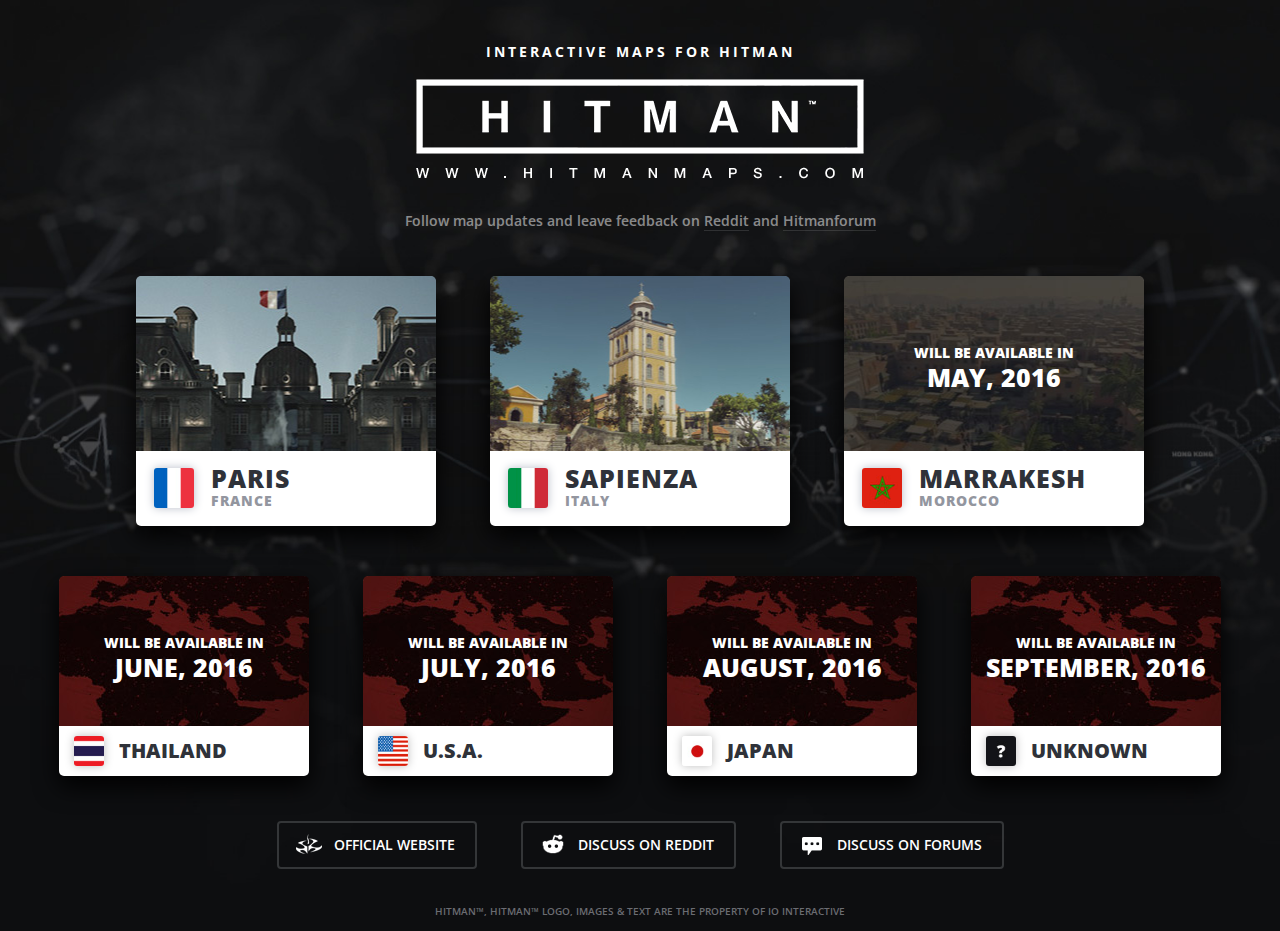
<file: index.html>
<!doctype html>
<html lang="en">

<head>

	<title>Hitman Interactive Maps</title>

	<meta charset="utf-8">
	<meta name="description" content="Hitman Interactive Maps">
	<meta name="keywords" content="Hitman, hitman map, hitman interactive map">
    <meta name="viewport" content="width=device-width, initial-scale=0.75" />

	<link rel="shortcut icon" href="favicon.ico" type="image/x-icon">
	<link type="text/css" rel="stylesheet" href="styles/index.css">

	<script src="http://code.jquery.com/jquery-1.12.0.min.js"></script>
	
	<script>
		(function(i,s,o,g,r,a,m){i['GoogleAnalyticsObject']=r;i[r]=i[r]||function(){
		(i[r].q=i[r].q||[]).push(arguments)},i[r].l=1*new Date();a=s.createElement(o),
		m=s.getElementsByTagName(o)[0];a.async=1;a.src=g;m.parentNode.insertBefore(a,m)
		})(window,document,'script','https://www.google-analytics.com/analytics.js','ga');

		ga('create', 'UA-76169796-1', 'auto');
		ga('send', 'pageview');
	</script>

</head>

<body id="main-page">

	<header id="main-header">
		<div id="main-title">Interactive maps for Hitman</div>
		<img id="main-logo" src="img/main_logo.png">		
		<div id="main-menu">
			Follow map updates and leave feedback on <a href="https://www.reddit.com/r/HiTMAN/comments/4eaaid">Reddit</a> and <a href="http://www.hitmanforum.com/t/i-made-an-interactive-map-of-hitman-paris-level/6106">Hitmanforum</a>
		</div>
	</header>

	<div id="main-missions">

		<a href="map_paris.html" id="mission-paris" class="mission-block">
			<div class="mission-image"></div>
			<h1>Paris</h1>
			<h2>France</h2>
			<img class="mission-flag" src="img/locations/flag_france.jpg">
		</a>

		<a href="sapienza/default.htm" id="mission-sapienza" class="mission-block">
			<div class="mission-image"></div>
			<h1>Sapienza</h1>
			<h2>Italy</h2>
			<img class="mission-flag" src="img/locations/flag_italy.jpg">
		</a>

		<a id="mission-marocco" class="mission-block inactive">
			<div class="mission-image">
				<span class="mission-placeholder">
					Will be available in<br>
					<span>May, 2016</span>
				</span>
			</div>
			<h1>Marrakesh</h1>
			<h2>Morocco</h2>
			<img class="mission-flag" src="img/locations/flag_marocco.jpg">	
		</a>

	</div>

	<div id="main-missions-small">

		<a id="mission-thailand" class="mission-block-small">
			<div class="mission-image">
				<span class="mission-placeholder">
					Will be available in<br>
					<span>June, 2016</span>
				</span>
			</div>
			<h1>Thailand</h1>
			<img class="mission-flag" src="img/locations/flag_thailand.jpg">
		</a>

		<a id="mission-usa" class="mission-block-small">
			<div class="mission-image">
				<span class="mission-placeholder">
					Will be available in<br>
					<span>July, 2016</span>
				</span>
			</div>
			<h1>U.S.A.</h1>
			<img class="mission-flag" src="img/locations/flag_usa.jpg">			
		</a>

		<a id="mission-japan" class="mission-block-small">
			<div class="mission-image">
				<span class="mission-placeholder">
					Will be available in<br>
					<span>August, 2016</span>
				</span>
			</div>
			<h1>Japan</h1>
			<img class="mission-flag" src="img/locations/flag_japan.jpg">		
		</a>

		<a id="mission-unknown" class="mission-block-small">
			<div class="mission-image">
				<span class="mission-placeholder">
					Will be available in<br>
					<span>September, 2016</span>
				</span>
			</div>
			<h1>Unknown</h1>
			<img class="mission-flag" src="img/locations/flag_unknown.jpg">		
		</a>

	</div>

	<div id="footer-links">

		<a href="https://hitman.com/" id="link-site">Official Website</a>
		<a href="https://www.reddit.com/r/HiTMAN/" id="link-reddit">Discuss on Reddit</a>
		<a href="http://www.hitmanforum.com/" id="link-hf">Discuss on Forums</a>

		<div id="footer-text">
			Hitman&trade;, Hitman&trade; logo, images & text are the property of IO Interactive
		</div>

	</div>

	<script type="text/javascript">
		// Mainpage Overlay
		$("#mission-training").click(function() {
			$("#training-missions").fadeIn();
		});

		$("#training-missions").click(function() {
			$(this).fadeOut();
		});
	</script>
	
</body>
</html>
</file>
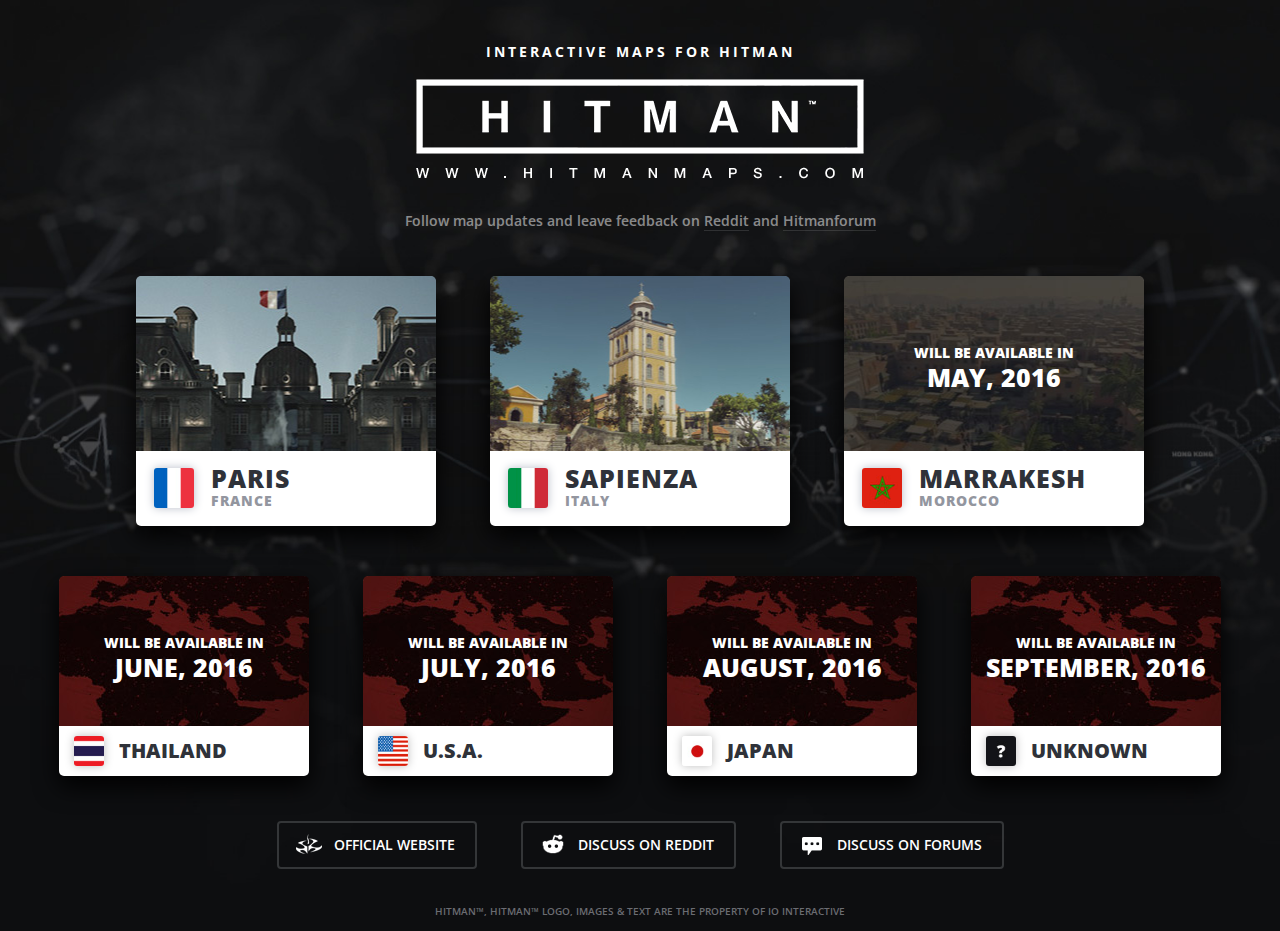
<file: default.htm>
<!doctype html>
<html lang="en">

<head>

	<title>Hitman Interactive Maps</title>

	<meta charset="utf-8">
	<meta name="description" content="Hitman Interactive Maps">
	<meta name="keywords" content="Hitman, hitman map, hitman interactive map">
    <meta name="viewport" content="width=device-width, initial-scale=0.75" />

	<link rel="shortcut icon" href="favicon.ico" type="image/x-icon">
	<link type="text/css" rel="stylesheet" href="styles/main.css">

	<script src="http://code.jquery.com/jquery-1.12.0.min.js"></script>
	
	<script>
		(function(i,s,o,g,r,a,m){i['GoogleAnalyticsObject']=r;i[r]=i[r]||function(){
		(i[r].q=i[r].q||[]).push(arguments)},i[r].l=1*new Date();a=s.createElement(o),
		m=s.getElementsByTagName(o)[0];a.async=1;a.src=g;m.parentNode.insertBefore(a,m)
		})(window,document,'script','https://www.google-analytics.com/analytics.js','ga');

		ga('create', 'UA-76169796-1', 'auto');
		ga('send', 'pageview');
	</script>

</head>

<body id="main-page">

	<header id="main-header">
		<div id="main-title">Interactive maps for Hitman</div>
		<img id="main-logo" src="img/main_logo.png">		
		<div id="main-menu">
			Follow map updates and leave feedback on <a href="https://www.reddit.com/r/HiTMAN/comments/4eaaid">Reddit</a> and <a href="http://www.hitmanforum.com/t/i-made-an-interactive-map-of-hitman-paris-level/6106">Hitmanforum</a>
		</div>
	</header>

	<div id="main-missions">

		<a href="paris.htm" id="mission-paris" class="mission-block">
			<div class="mission-image"></div>
			<h1>Paris</h1>
			<h2>France</h2>
			<img class="mission-flag" src="img/locations/flag_france.jpg">
		</a>

		<a href="sapienza/default.htm" id="mission-sapienza" class="mission-block">
			<div class="mission-image"></div>
			<h1>Sapienza</h1>
			<h2>Italy</h2>
			<img class="mission-flag" src="img/locations/flag_italy.jpg">
		</a>

		<a id="mission-marocco" class="mission-block inactive">
			<div class="mission-image">
				<span class="mission-placeholder">
					Will be available in<br>
					<span>May, 2016</span>
				</span>
			</div>
			<h1>Marrakesh</h1>
			<h2>Morocco</h2>
			<img class="mission-flag" src="img/locations/flag_marocco.jpg">	
		</a>

	</div>

	<div id="main-missions-small">

		<a id="mission-thailand" class="mission-block-small">
			<div class="mission-image">
				<span class="mission-placeholder">
					Will be available in<br>
					<span>June, 2016</span>
				</span>
			</div>
			<h1>Thailand</h1>
			<img class="mission-flag" src="img/locations/flag_thailand.jpg">
		</a>

		<a id="mission-usa" class="mission-block-small">
			<div class="mission-image">
				<span class="mission-placeholder">
					Will be available in<br>
					<span>July, 2016</span>
				</span>
			</div>
			<h1>U.S.A.</h1>
			<img class="mission-flag" src="img/locations/flag_usa.jpg">			
		</a>

		<a id="mission-japan" class="mission-block-small">
			<div class="mission-image">
				<span class="mission-placeholder">
					Will be available in<br>
					<span>August, 2016</span>
				</span>
			</div>
			<h1>Japan</h1>
			<img class="mission-flag" src="img/locations/flag_japan.jpg">		
		</a>

		<a id="mission-unknown" class="mission-block-small">
			<div class="mission-image">
				<span class="mission-placeholder">
					Will be available in<br>
					<span>September, 2016</span>
				</span>
			</div>
			<h1>Unknown</h1>
			<img class="mission-flag" src="img/locations/flag_unknown.jpg">		
		</a>

	</div>

	<div id="footer-links">

		<a href="https://hitman.com/" id="link-site">Official Website</a>
		<a href="https://www.reddit.com/r/HiTMAN/" id="link-reddit">Discuss on Reddit</a>
		<a href="http://www.hitmanforum.com/" id="link-hf">Discuss on Forums</a>

		<div id="footer-text">
			Hitman&trade;, Hitman&trade; logo, images & text are the property of IO Interactive
		</div>

	</div>

	<script type="text/javascript">
		// Mainpage Overlay
		$("#mission-training").click(function() {
			$("#training-missions").fadeIn();
		});

		$("#training-missions").click(function() {
			$(this).fadeOut();
		});
	</script>
	
</body>
</html>
</file>
<file: styles/index.css>
@import "//fonts.googleapis.com/css?family=Open+Sans:400,300,600,700,800|Open+Sans+Condensed:300,300italic,700&subset=latin,cyrillic";
html,
body,
div,
span,
applet,
object,
iframe,
h1,
h2,
h3,
h4,
h5,
h6,
p,
blockquote,
pre,
a,
abbr,
acronym,
address,
big,
cite,
code,
del,
dfn,
em,
img,
ins,
kbd,
q,
s,
samp,
small,
strike,
strong,
sub,
sup,
tt,
var,
b,
u,
i,
center,
dl,
dt,
dd,
ol,
ul,
li,
fieldset,
form,
label,
legend,
table,
caption,
tbody,
tfoot,
thead,
tr,
th,
td,
article,
aside,
canvas,
details,
embed,
figure,
figcaption,
footer,
header,
hgroup,
menu,
nav,
output,
ruby,
section,
summary,
time,
mark,
audio,
video {
    border: 0;
    font-size: 100%;
    font: inherit;
    vertical-align: baseline;
    margin: 0;
    padding: 0
}
article,
aside,
details,
figcaption,
figure,
footer,
header,
hgroup,
menu,
nav,
section {
    display: block
}
body {
    line-height: 1
}
ol,
ul {
    list-style: none
}
blockquote,
q {
    quotes: none
}
blockquote:before,
blockquote:after,
q:before,
q:after {
    content: none
}
table {
    border-collapse: collapse;
    border-spacing: 0
}
html {
    height: 100%
}
body {
    width: 100%;
    height: auto;
    margin: 0;
    padding: 0;
    background: #222427;
    font-family: open sans, Trbuchet MS, Verdana, Arial, sans-serif;
    text-align: center
}
a {
    color: #fff;
    text-decoration: none
}
#page-404 {
    background: url(../img/main_bg.jpg) no-repeat center #0d0e10;
    background-size: cover
}
#page-404-content {
    margin-top: 20%;
    text-transform: uppercase
}
#page-404-content h1,
#page-404-content h2 {
    color: #fff;
    font-weight: 800;
    letter-spacing: 2px
}
#page-404-content h1 {
    font-size: 75px;
    margin-bottom: 30px
}
#page-404-content h2 {
    font-size: 20px;
    margin: 40px 0 20px
}
#page-404-content span {
    display: inline-block;
    width: 55px;
    height: 4px;
    background: #be2f2f
}
#page-404-content a {
    font-size: 14px;
    color: #fff;
    font-weight: 600;
    line-height: 20px;
    border-bottom: 1px solid rgba(255, 255, 255, 0.25);
    opacity: .5;
    transition: all ease .25s
}
#page-404-content a:hover {
    border-bottom: 1px solid rgba(255, 255, 255, 1);
    opacity: 1
}
#main-page {
    background: url(../img/main_bg.jpg) no-repeat center #0d0e10;
    background-size: cover
}
#main-header {
    margin: 45px auto 20px;
    max-width: 650px;
    text-align: center
}
#main-logo {
    width: 100%;
    max-width: 450px
}
#main-title {
    margin-bottom: 20px;
    font-size: 14px;
    color: #fff;
    font-weight: 700;
    text-transform: uppercase;
    letter-spacing: 3px
}
#main-menu {
    margin-top: 30px;
    font-size: 14px;
    color: #fff;
    font-weight: 600;
    line-height: 20px;
    opacity: .5;
    transition: all ease .25s
}
#main-menu:hover {
    opacity: .75
}
#main-menu a {
    border-bottom: 1px solid rgba(255, 255, 255, 0.25);
    transition: all ease .25s
}
#main-menu a:hover {
    border-bottom: 1px solid rgba(255, 255, 255, 1)
}
#main-missions,
#main-missions-small {
    text-align: center
}
.mission-block,
.mission-block-small {
    position: relative;
    display: inline-block;
    margin: 25px;
    width: 300px;
    height: 250px;
    background: #fff;
    border-radius: 5px;
    border-top-left-radius: 7px;
    border-top-right-radius: 7px;
    box-shadow: 0 10px 25px #000;
    text-align: left;
    transition: all ease .25s;
    cursor: pointer
}
.mission-block .mission-image {
    height: 175px;
    background-position: center -20px;
    text-align: center;
    transition: all ease .25s;
    border-top-left-radius: 5px;
    border-top-right-radius: 5px
}
.mission-block h1 {
    padding: 15px 0 3px 75px;
    font-size: 25px;
    font-weight: 800;
    color: #2f3239;
    letter-spacing: 1px;
    text-transform: uppercase;
    transition: all ease .25s
}
.mission-block h2 {
    padding: 0 0 0 75px;
    font-size: 14px;
    font-weight: 800;
    color: #93969f;
    letter-spacing: 1px;
    text-transform: uppercase;
    transition: all ease .25s
}
.mission-flag {
    position: absolute;
    left: 18px;
    bottom: 18px;
    width: 40px;
    height: 40px;
    background-position: center;
    border-radius: 3px;
    box-shadow: 0 0 10px #B9BEC9
}
.mission-block:hover > .mission-image {
    background-position: center -30px;
    filter: brightness(125%)
}
.mission-block:hover > h2 {
    color: #a01616
}
.overlay-missions {
    display: none;
    z-index: 9999;
    margin: -35px 0 0;
    padding: 125px 0 0;
    position: fixed;
    width: 100%;
    height: 100%;
    background: rgba(9, 9, 10, 0.95);
    text-align: center
}
.overlay-title h1,
.overlay-title h2 {
    color: #fff;
    letter-spacing: 1px;
    text-transform: uppercase
}
.overlay-title h1 {
    font-size: 40px;
    font-weight: 800
}
.overlay-title h2 {
    margin: 10px 0 50px;
    font-size: 16px;
    font-weight: 800;
    opacity: .5
}
.overlay-missions .mission-block h1,
.overlay-missions .mission-block h2 {
    padding-left: 20px
}
.mission-block.inactive {
    cursor: default
}
.mission-block.inactive .mission-placeholder {
    display: inline-block;
    padding-top: 70px;
    font-weight: 800;
    font-size: 14px;
    color: #fff;
    text-transform: uppercase
}
.mission-block.inactive .mission-placeholder span {
    display: inline-block;
    padding-top: 5px;
    font-size: 25px
}
.mission-block.inactive:hover > .mission-image {
    background-position: center -20px;
    filter: none
}
.mission-block.inactive:hover > h2 {
    color: #93969f
}
.mission-block.inactive:active {
    margin: 30px
}
.mission-block-small {
    width: 250px;
    height: 200px;
    cursor: default
}
.mission-block-small .mission-image {
    height: 150px;
    background: url(../img/locations/inactive.jpg) no-repeat center;
    text-align: center;
    border-top-left-radius: 5px;
    border-top-right-radius: 5px
}
.mission-block-small h1 {
    padding: 15px 0 3px 60px;
    font-size: 20px;
    font-weight: 800;
    color: #2f3239;
    text-transform: uppercase
}
.mission-block-small .mission-flag {
    left: 15px;
    bottom: 10px;
    width: 30px;
    height: 30px;
    background-position: center;
    border-radius: 3px;
    box-shadow: 0 0 10px #bfbfbf
}
.mission-block-small .mission-placeholder {
    display: inline-block;
    padding-top: 60px;
    font-weight: 800;
    font-size: 14px;
    color: #fff;
    text-transform: uppercase
}
.mission-block-small .mission-placeholder span {
    display: inline-block;
    padding-top: 5px;
    font-size: 25px
}
#mission-paris .mission-image {
    background-image: url(../img/locations/paris.jpg)
}
#mission-sapienza .mission-image {
    background-image: url(../img/locations/sapienza.jpg)
}
#mission-marocco .mission-image {
    background-image: url(../img/locations/marrakesh.jpg)
}
#mission-training .mission-image {
    background-image: url(../img/locations/ica.jpg)
}
#mission-training1 .mission-image {
    background-image: url(../img/locations/training_1.jpg)
}
#mission-training2 .mission-image {
    background-image: url(../img/locations/training_2.jpg)
}
#mission-sapienza.inactive .mission-image {
    background-image: url(../img/locations/sapienza_.jpg)
}
#mission-marocco.inactive .mission-image {
    background-image: url(../img/locations/marrakesh_.jpg)
}
#footer-links {
    text-align: center;
    overflow: hidden
}
#footer-links a {
    -moz-user-select: none;
    position: relative;
    overflow: hidden;
    display: inline-block;
    padding: 15px 20px 15px 55px;
    margin: 20px;
    border-radius: 4px;
    border: 2px solid #343638;
    color: #fff;
    font-size: 14px;
    font-weight: 600;
    text-transform: uppercase;
    cursor: pointer;
    transition: all ease .15s
}
#footer-links a:hover {
    border: 2px solid #dcdfe3
}
#footer-text {
    margin: 15px 0;
    font-size: 10px;
    font-weight: 600;
    color: #6B6C72;
    text-transform: uppercase
}
#link-steam {
    background: url(../img/steam.png) no-repeat 15px 5px
}
#link-reddit {
    background: url(../img/reddit.png) no-repeat 15px 6px
}
#link-hf {
    background: url(../img/hf.png) no-repeat 15px 7px
}
#link-site {
    background: url(../img/site.png) no-repeat 15px 7px
}
</file>
<file: styles/main.css>
@import "http://fonts.googleapis.com/css?family=Open+Sans:400,300,600,700,800|Open+Sans+Condensed:300,300italic,700&subset=latin,cyrillic";
html,
body,
div,
span,
applet,
object,
iframe,
h1,
h2,
h3,
h4,
h5,
h6,
p,
blockquote,
pre,
a,
abbr,
acronym,
address,
big,
cite,
code,
del,
dfn,
em,
img,
ins,
kbd,
q,
s,
samp,
small,
strike,
strong,
sub,
sup,
tt,
var,
b,
u,
i,
center,
dl,
dt,
dd,
ol,
ul,
li,
fieldset,
form,
label,
legend,
table,
caption,
tbody,
tfoot,
thead,
tr,
th,
td,
article,
aside,
canvas,
details,
embed,
figure,
figcaption,
footer,
header,
hgroup,
menu,
nav,
output,
ruby,
section,
summary,
time,
mark,
audio,
video {
    border: 0;
    font-size: 100%;
    font: inherit;
    vertical-align: baseline;
    margin: 0;
    padding: 0
}
article,
aside,
details,
figcaption,
figure,
footer,
header,
hgroup,
menu,
nav,
section {
    display: block
}
body {
    line-height: 1
}
ol,
ul {
    list-style: none
}
blockquote,
q {
    quotes: none
}
blockquote:before,
blockquote:after,
q:before,
q:after {
    content: none
}
table {
    border-collapse: collapse;
    border-spacing: 0
}
html {
    height: 100%
}
body {
    width: 100%;
    height: auto;
    margin: 0;
    padding: 0;
    background: #222427;
    font-family: open sans, Trbuchet MS, Verdana, Arial, sans-serif;
    text-align: center
}
a {
    color: #fff;
    text-decoration: none
}
#page-404 {
    background: url(../img/main_bg.jpg) no-repeat center #0d0e10;
    background-size: cover
}
#page-404-content {
    margin-top: 20%;
    text-transform: uppercase
}
#page-404-content h1,
#page-404-content h2 {
    color: #fff;
    font-weight: 800;
    letter-spacing: 2px
}
#page-404-content h1 {
    font-size: 75px;
    margin-bottom: 30px
}
#page-404-content h2 {
    font-size: 20px;
    margin: 40px 0 20px
}
#page-404-content span {
    display: inline-block;
    width: 55px;
    height: 4px;
    background: #be2f2f
}
#page-404-content a {
    font-size: 14px;
    color: #fff;
    font-weight: 600;
    line-height: 20px;
    border-bottom: 1px solid rgba(255, 255, 255, 0.25);
    opacity: .5;
    transition: all ease .25s
}
#page-404-content a:hover {
    border-bottom: 1px solid rgba(255, 255, 255, 1);
    opacity: 1
}
#main-page {
    background: url(../img/main_bg.jpg) no-repeat center #0d0e10;
    background-size: cover
}
#main-header {
    margin: 45px auto 20px;
    max-width: 650px;
    text-align: center
}
#main-logo {
    width: 100%;
    max-width: 450px
}
#main-title {
    margin-bottom: 20px;
    font-size: 14px;
    color: #fff;
    font-weight: 700;
    text-transform: uppercase;
    letter-spacing: 3px
}
#main-menu {
    margin-top: 30px;
    font-size: 14px;
    color: #fff;
    font-weight: 600;
    line-height: 20px;
    opacity: .5;
    transition: all ease .25s
}
#main-menu:hover {
    opacity: .75
}
#main-menu a {
    border-bottom: 1px solid rgba(255, 255, 255, 0.25);
    transition: all ease .25s
}
#main-menu a:hover {
    border-bottom: 1px solid rgba(255, 255, 255, 1)
}
#main-missions,
#main-missions-small {
    text-align: center
}
.mission-block,
.mission-block-small {
    position: relative;
    display: inline-block;
    margin: 25px;
    width: 300px;
    height: 250px;
    background: #fff;
    border-radius: 5px;
    border-top-left-radius: 7px;
    border-top-right-radius: 7px;
    box-shadow: 0 10px 25px #000;
    text-align: left;
    transition: all ease .25s;
    cursor: pointer
}
.mission-block .mission-image {
    height: 175px;
    background-position: center -20px;
    text-align: center;
    transition: all ease .25s;
    border-top-left-radius: 5px;
    border-top-right-radius: 5px
}
.mission-block h1 {
    padding: 15px 0 3px 75px;
    font-size: 25px;
    font-weight: 800;
    color: #2f3239;
    letter-spacing: 1px;
    text-transform: uppercase;
    transition: all ease .25s
}
.mission-block h2 {
    padding: 0 0 0 75px;
    font-size: 14px;
    font-weight: 800;
    color: #93969f;
    letter-spacing: 1px;
    text-transform: uppercase;
    transition: all ease .25s
}
.mission-flag {
    position: absolute;
    left: 18px;
    bottom: 18px;
    width: 40px;
    height: 40px;
    background-position: center;
    border-radius: 3px;
    box-shadow: 0 0 10px #B9BEC9
}
.mission-block:hover > .mission-image {
    background-position: center -30px;
    filter: brightness(125%)
}
.mission-block:hover > h2 {
    color: #a01616
}
.overlay-missions {
    display: none;
    z-index: 9999;
    margin: -35px 0 0;
    padding: 125px 0 0;
    position: fixed;
    width: 100%;
    height: 100%;
    background: rgba(9, 9, 10, 0.95);
    text-align: center
}
.overlay-title h1,
.overlay-title h2 {
    color: #fff;
    letter-spacing: 1px;
    text-transform: uppercase
}
.overlay-title h1 {
    font-size: 40px;
    font-weight: 800
}
.overlay-title h2 {
    margin: 10px 0 50px;
    font-size: 16px;
    font-weight: 800;
    opacity: .5
}
.overlay-missions .mission-block h1,
.overlay-missions .mission-block h2 {
    padding-left: 20px
}
.mission-block.inactive {
    cursor: default
}
.mission-block.inactive .mission-placeholder {
    display: inline-block;
    padding-top: 70px;
    font-weight: 800;
    font-size: 14px;
    color: #fff;
    text-transform: uppercase
}
.mission-block.inactive .mission-placeholder span {
    display: inline-block;
    padding-top: 5px;
    font-size: 25px
}
.mission-block.inactive:hover > .mission-image {
    background-position: center -20px;
    filter: none
}
.mission-block.inactive:hover > h2 {
    color: #93969f
}
.mission-block.inactive:active {
    margin: 30px
}
.mission-block-small {
    width: 250px;
    height: 200px;
    cursor: default
}
.mission-block-small .mission-image {
    height: 150px;
    background: url(../img/locations/inactive.jpg) no-repeat center;
    text-align: center;
    border-top-left-radius: 5px;
    border-top-right-radius: 5px
}
.mission-block-small h1 {
    padding: 15px 0 3px 60px;
    font-size: 20px;
    font-weight: 800;
    color: #2f3239;
    text-transform: uppercase
}
.mission-block-small .mission-flag {
    left: 15px;
    bottom: 10px;
    width: 30px;
    height: 30px;
    background-position: center;
    border-radius: 3px;
    box-shadow: 0 0 10px #bfbfbf
}
.mission-block-small .mission-placeholder {
    display: inline-block;
    padding-top: 60px;
    font-weight: 800;
    font-size: 14px;
    color: #fff;
    text-transform: uppercase
}
.mission-block-small .mission-placeholder span {
    display: inline-block;
    padding-top: 5px;
    font-size: 25px
}
#mission-paris .mission-image {
    background-image: url(../img/locations/paris.jpg)
}
#mission-sapienza .mission-image {
    background-image: url(../img/locations/sapienza.jpg)
}
#mission-marocco .mission-image {
    background-image: url(../img/locations/marrakesh.jpg)
}
#mission-training .mission-image {
    background-image: url(../img/locations/ica.jpg)
}
#mission-training1 .mission-image {
    background-image: url(../img/locations/training_1.jpg)
}
#mission-training2 .mission-image {
    background-image: url(../img/locations/training_2.jpg)
}
#mission-sapienza.inactive .mission-image {
    background-image: url(../img/locations/sapienza_.jpg)
}
#mission-marocco.inactive .mission-image {
    background-image: url(../img/locations/marrakesh_.jpg)
}
#footer-links {
    text-align: center;
    overflow: hidden
}
#footer-links a {
    -moz-user-select: none;
    position: relative;
    overflow: hidden;
    display: inline-block;
    padding: 15px 20px 15px 55px;
    margin: 20px;
    border-radius: 4px;
    border: 2px solid #343638;
    color: #fff;
    font-size: 14px;
    font-weight: 600;
    text-transform: uppercase;
    cursor: pointer;
    transition: all ease .15s
}
#footer-links a:hover {
    border: 2px solid #dcdfe3
}
#footer-text {
    margin: 15px 0;
    font-size: 10px;
    font-weight: 600;
    color: #6B6C72;
    text-transform: uppercase
}
#link-steam {
    background: url(../img/steam.png) no-repeat 15px 5px
}
#link-reddit {
    background: url(../img/reddit.png) no-repeat 15px 6px
}
#link-hf {
    background: url(../img/hf.png) no-repeat 15px 7px
}
#link-site {
    background: url(../img/site.png) no-repeat 15px 7px
}
</file>
